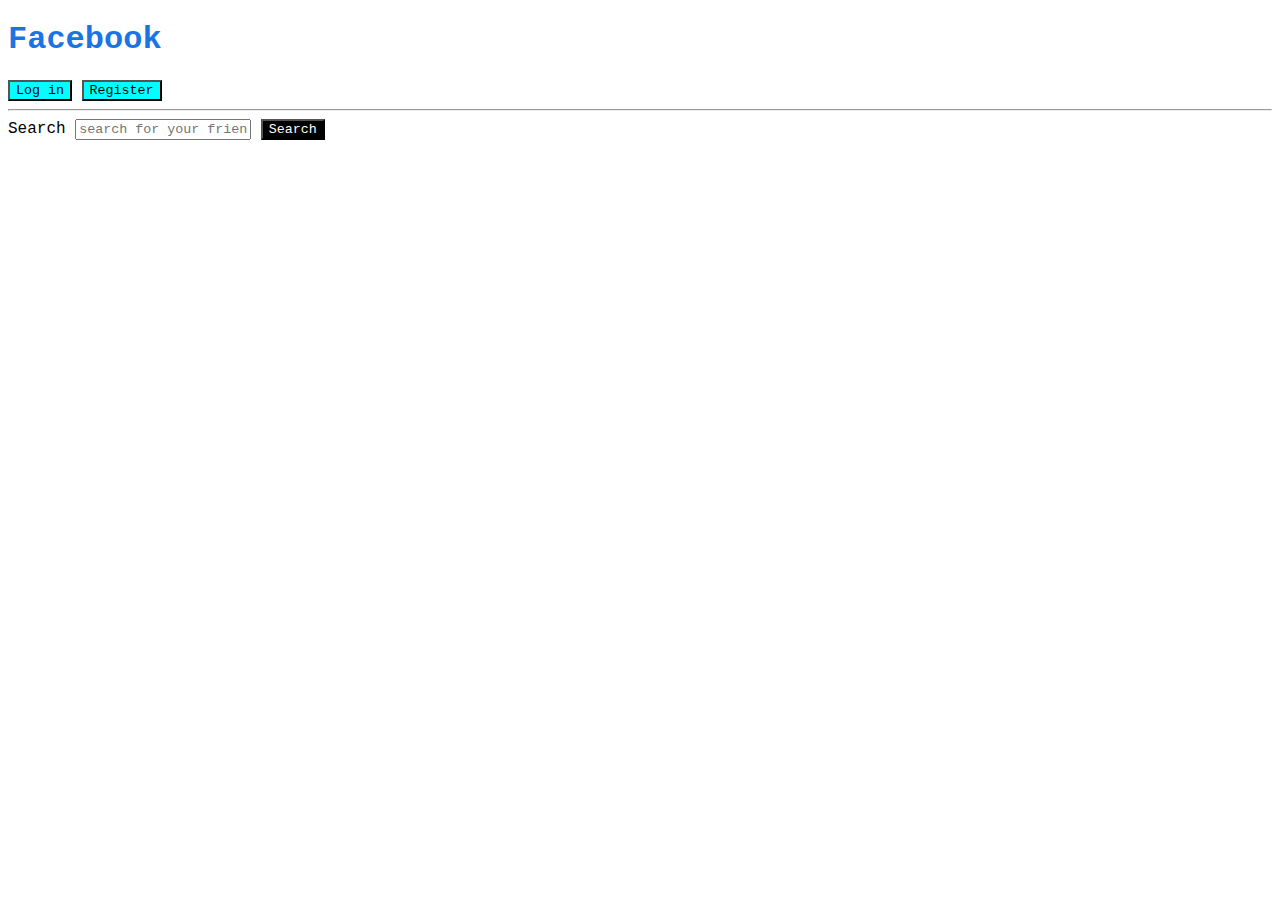
<file: CSS/BasicLoginPage/index.html>
<!DOCTYPE html>
<html lang="en">
<head>
    <meta charset="UTF-8">
    <meta name="viewport" content="width=device-width, initial-scale=1.0">
    <title>BasicLoginPage</title>
    <link rel="stylesheet" href="style.css">
</head>
<body>
    <h1>Facebook</h1>
    <button class="userbtn">Log in</button>
    <button class="userbtn">Register</button>
    <hr>
    <label for="search">Search</label>
    <input placeholder="search for your friends" id="search">
    <button id="searchbtn">Search</button>
</body>
</html>
</file>
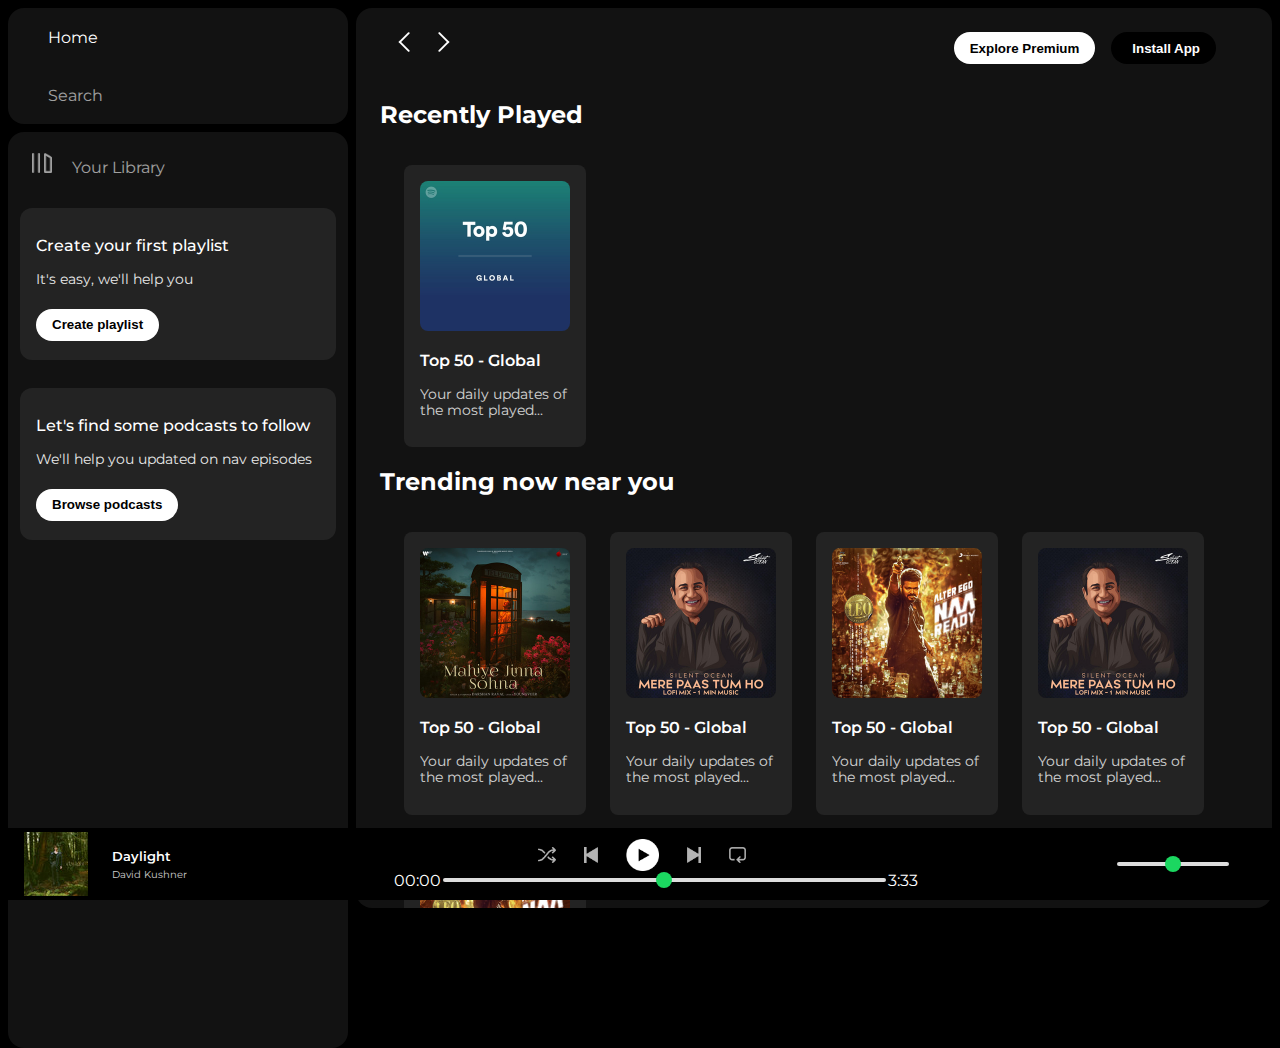
<file: CSS/Project/index.html>
<!DOCTYPE html>
<html lang="en">
<head>
    <meta charset="UTF-8">
    <meta name="viewport" content="width=device-width, initial-scale=1.0">
    <title>Spotify - Web Player: Music for everyone</title>
    <link rel="stylesheet" href="style.css">
    <link rel="stylesheet" 
        href="https://cdnjs.cloudflare.com/ajax/libs/font-awesome/6.7.1/css/all.min.css" integrity="sha512-5Hs3dF2AEPkpNAR7UiOHba+lRSJNeM2ECkwxUIxC1Q/FLycGTbNapWXB4tP889k5T5Ju8fs4b1P5z/iB4nMfSQ==" crossorigin="anonymous" referrerpolicy="no-referrer" 
    />
    <link rel="icon" href="./assets/logo.png">
    <link rel="preconnect" href="https://fonts.googleapis.com">
    <link rel="preconnect" href="https://fonts.gstatic.com" crossorigin>
    <link href="https://fonts.googleapis.com/css2?family=Montserrat:wght@300;400;500;600;700&display=swap" rel="stylesheet">
</head>
<body>
    <div class="main">
        <div class="sidebar">
            <div class="nav">
                <div class="nav-option" style="opacity: 1;">
                    <i class="fa-solid fa-house"></i>
                    <a href="#">Home</a>
                </div>
                <div class="nav-option">
                    <i class="fa-solid fa-magnifying-glass"></i>
                    <a href="#">Search</a>
                </div>
            </div>
            <div class="library">
                <div class="options">
                    <div class="lib-option nav-option">
                        <img src="./assets/library_icon.png">
                        <a href="#">Your Library</a>
                    </div>
                    <div class="icons">
                        <i class="fa-solid fa-plus"></i>
                        <i class="fa-solid fa-arrow-right"></i>
                    </div>
                </div>
                <div class="lib-box">
                    <div class="box">
                        <p class="box-p1">Create your first playlist</p>
                        <p class="box-p2">It's easy, we'll help you</p>
                        <button class="badge">Create playlist</button>
                    </div>
                    <div class="box">
                        <p class="box-p1">Let's find some podcasts to follow</p>
                        <p class="box-p2">We'll help you updated on nav episodes</p>
                        <button class="badge">Browse podcasts</button>
                    </div>
                </div>
            </div>
        </div>
        <div class="main-content">
            <div class="sticky-nav">
                <div class="sticky-nav-icons">
                    <img src="./assets/backward_icon.png">
                    <img src="./assets/forward_icon.png" class="hide">
                </div>
                <div class="sticky-nav-options">
                    <button class="badge nav-item hide">Explore Premium</button>
                    <button class="badge nav-item dark-badge"><i class="fa-regular fa-circle-down" style="margin-right: 5px;"></i>Install App</button>
                    <i class="fa-regular fa-user nav-item"></i>
                </div>
            </div>
            <h2>Recently Played</h2>
            <div class="cards-container">
                <div class="card">
                    <img src="./assets/card1img.jpeg" class="card-img">
                    <p class="card-title">Top 50 - Global</p>
                    <p class="card-info">Your daily updates of the most played...</p>
                </div>
            </div>
            <h2>Trending now near you</h2>
            <div class="cards-container">
                <div class="card">
                    <img src="./assets/card2img.jpeg" class="card-img">
                    <p class="card-title">Top 50 - Global</p>
                    <p class="card-info">Your daily updates of the most played...</p>
                </div>
                <div class="card">
                    <img src="./assets/card3img.jpeg" class="card-img">
                    <p class="card-title">Top 50 - Global</p>
                    <p class="card-info">Your daily updates of the most played...</p>
                </div>
                <div class="card">
                    <img src="./assets/card4img.jpeg" class="card-img">
                    <p class="card-title">Top 50 - Global</p>
                    <p class="card-info">Your daily updates of the most played...</p>
                </div>
                <div class="card">
                    <img src="./assets/card3img.jpeg" class="card-img">
                    <p class="card-title">Top 50 - Global</p>
                    <p class="card-info">Your daily updates of the most played...</p>
                </div>
                <div class="card">
                    <img src="./assets/card4img.jpeg" class="card-img">
                    <p class="card-title">Top 50 - Global</p>
                    <p class="card-info">Your daily updates of the most played...</p>
                </div>
            </div>
            <h2>Featured Charts</h2>
            <div class="cards-container">
                <div class="card">
                    <img src="./assets/card5img.jpeg" class="card-img">
                    <p class="card-title">Top 50 - Global</p>
                    <p class="card-info">Your daily updates of the most played...</p>
                </div>
                <div class="card">
                    <img src="./assets/card6img.jpeg" class="card-img">
                    <p class="card-title">Top Songs - India</p>
                    <p class="card-info">Your daily updates of the most played...</p>
                </div>
                <div class="card">
                    <img src="./assets/card1img.jpeg" class="card-img">
                    <p class="card-title">Top 50 - Global</p>
                    <p class="card-info">Your daily updates of the most played...</p>
                </div>
            </div>
            <div class="footer">
                <div class="line"></div>
            </div>
        </div>
        <div class="music-player">
            <div class="album">
                <img src="./assets/album_picture.jpeg">
                <div class="album-text">
                    <p class="album-title">Daylight</p>
                    <p class="album-info">David Kushner</p>
                </div>
                <div class="album-icons">
                    <i class="fa-regular fa-heart"></i>
                    <i class="fa-solid fa-window-maximize" style="margin-left: 0.5rem;"></i>
                </div>   
            </div>
            <div class="player">
                <div class="player-controls">
                    <img src="./assets/player_icon1.png" class="player-control-icon">
                    <img src="./assets/player_icon2.png" class="player-control-icon">
                    <img src="./assets/player_icon3.png" class="player-control-icon" style="opacity: 1;height: 2rem;">
                    <img src="./assets/player_icon4.png" class="player-control-icon">
                    <img src="./assets/player_icon5.png" class="player-control-icon">
                </div>
                <div class="playback-bar">
                    <span class="curr-time">00:00</span>
                    <input type="range" min="0" max="100" class="progress-bar" step="1">
                    <span class="tol-time">3:33</span>
                </div>
            </div>
            <div class="controls">
                <i class="fa-regular fa-circle-play" ></i>
                <i class="fa-solid fa-microphone"></i>
                <i class="fa-solid fa-bars" ></i>
                <i class="fa-solid fa-computer" ></i>
                <i class="fa-solid fa-volume-high" ></i>
                <input class="control-range volume-bar" type="range" style="margin-left: 0.5rem;" >
            </div>
        </div>
    </div>
</body>
</html>
</file>
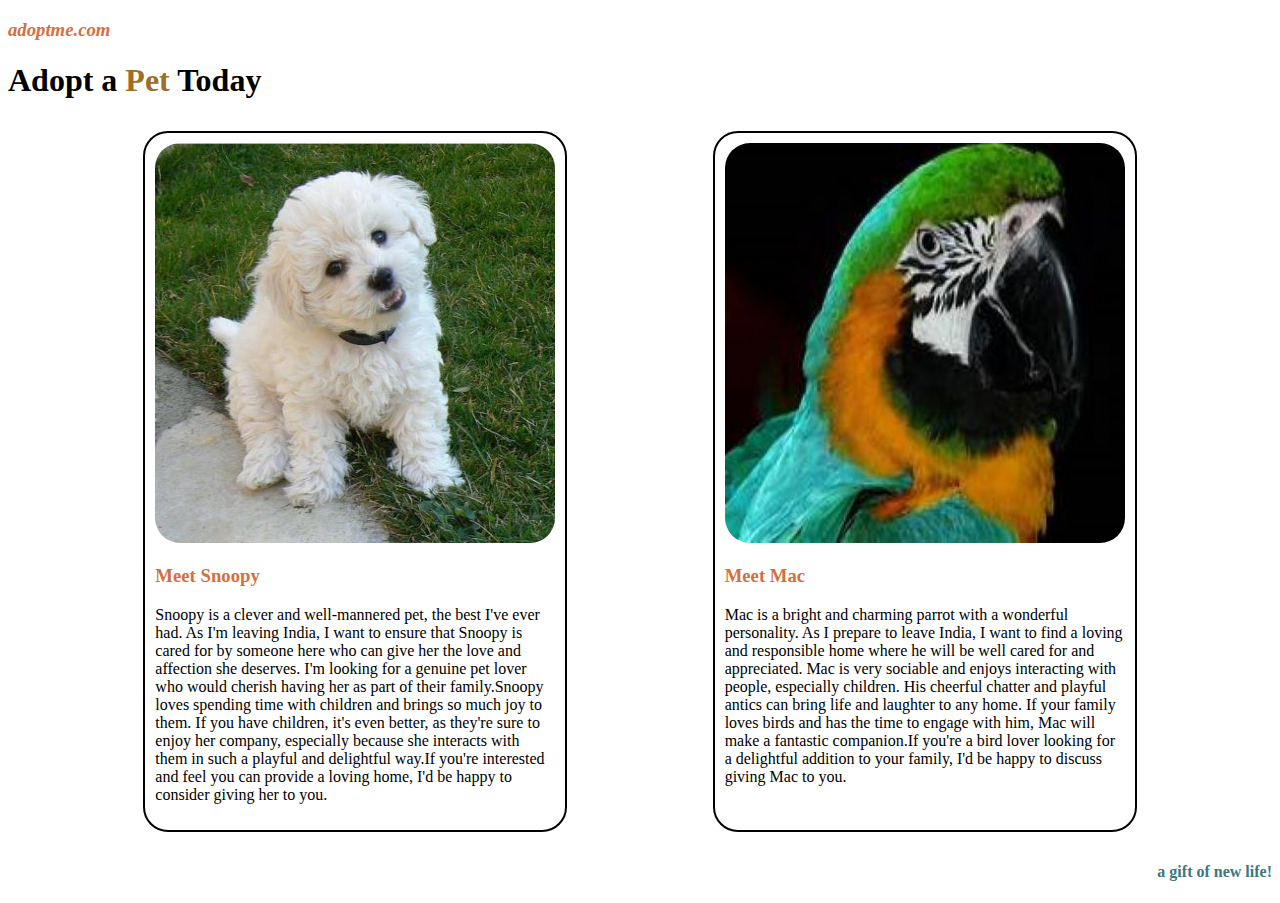
<file: CSS/ResponsivePetAdoptionPage/index.html>
<!DOCTYPE html>
<html lang="en">
<head>
    <meta charset="UTF-8">
    <meta name="viewport" content="width=device-width, initial-scale=1.0">
    <title>ResponsivePetAdoptionpage</title>
    <link rel="stylesheet" href="style.css">
</head>
<body>
    <h3><i>adoptme.com</i></h3>
    <h1>Adopt a <span>Pet</span> Today</h1>
    <div id="pets">
        <div class="card">
            <div class="image">
                <img src="snoopy.jpg" alt="snoopy">
            </div>
            <h3>Meet Snoopy</h3>
            <p>Snoopy is a clever and well-mannered pet, the best I've ever had. As I'm leaving India, I want to ensure that Snoopy is cared for by someone here who can give her the love and affection she deserves. I'm looking for a genuine pet lover who would cherish having her as part of their family.Snoopy loves spending time with children and brings so much joy to them. If you have children, it's even better, as they're sure to enjoy her company, especially because she interacts with them in such a playful and delightful way.If you're interested and feel you can provide a loving home, I'd be happy to consider giving her to you.</p>
        </div>
        <div class="card">
            <div class="image">
                <img src="mac.jpg" alt="parrot">
            </div>
            <h3>Meet Mac</h3>
            <p>Mac is a bright and charming parrot with a wonderful personality. As I prepare to leave India, I want to find a loving and responsible home where he will be well cared for and appreciated.
            Mac is very sociable and enjoys interacting with people, especially children. His cheerful chatter and playful antics can bring life and laughter to any home. If your family loves birds and has the time to engage with him, Mac will make a fantastic companion.If you're a bird lover looking for a delightful addition to your family, I'd be happy to discuss giving Mac to you.</p>
        </div>
    </div>
    <h4>a gift of new life!</h4>
</body>
</html>
</file>
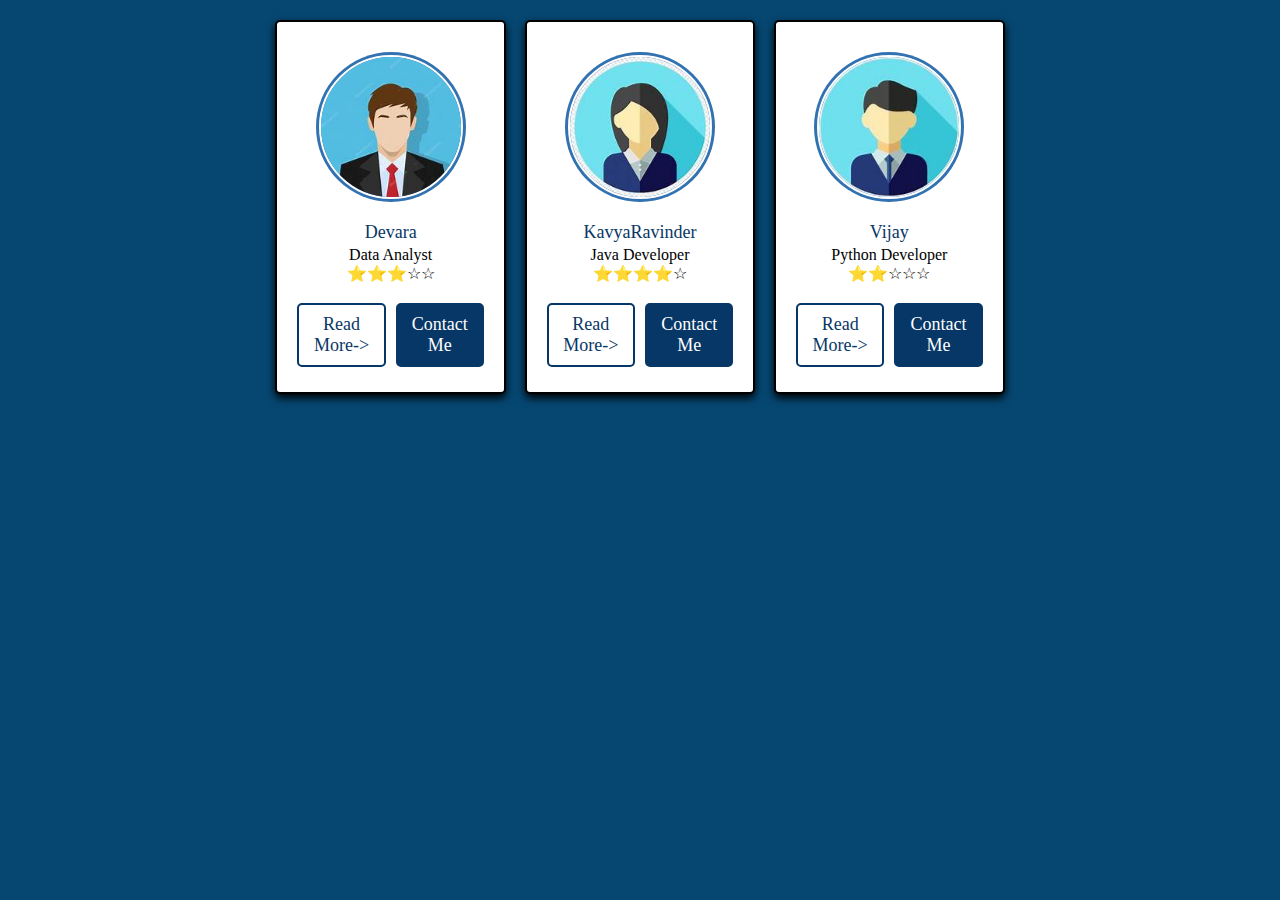
<file: CSS/ResponsiveProfileCards/index.html>
<!DOCTYPE html>
<html lang="en">
<head>
    <meta charset="UTF-8">
    <meta name="viewport" content="width=device-width, initial-scale=1.0">
    <title>Responsive Profile Cards</title>
    <link rel="stylesheet" href="style.css">
</head>
<body>
   <div class="container">
    <!-- profile card 1 -->
    <div class="card">
        <div class="image">
            <img src="Devara img.jpeg" alt="image">
        </div>
        <div class="name">Devara</div>
        <div class="profession">Data Analyst</div>
        <div class="rating">
           <span>⭐⭐⭐☆☆</span>
        </div>
        <div class="btns">
            <button>Read More-></button>
            <button>Contact Me</button>
        </div>
    </div>
     <!-- profile card 2 -->
    <div class="card">
        <div class="image">
            <img src="KavyaRavinder img.jpeg" alt="image">
        </div>
        <div class="name">KavyaRavinder</div>
        <div class="profession">Java Developer</div>
        <div class="rating">
            <span>⭐⭐⭐⭐☆</span>
        </div>
        <div class="btns">
            <button>Read More-></button>
            <button>Contact Me</button>
        </div>
    </div>
     <!-- profile card 3 -->
    <div class="card">
        <div class="image">
            <img src="Vijay img.jpeg" alt="image">
        </div>
        <div class="name">Vijay</div>
        <div class="profession">Python Developer</div>
        <div class="rating">
            <span>⭐⭐☆☆☆</span>
        </div>
        <div class="btns">
            <button>Read More-></button>
            <button>Contact Me</button>
        </div>
    </div>
   </div>
</body>
</html>
</file>
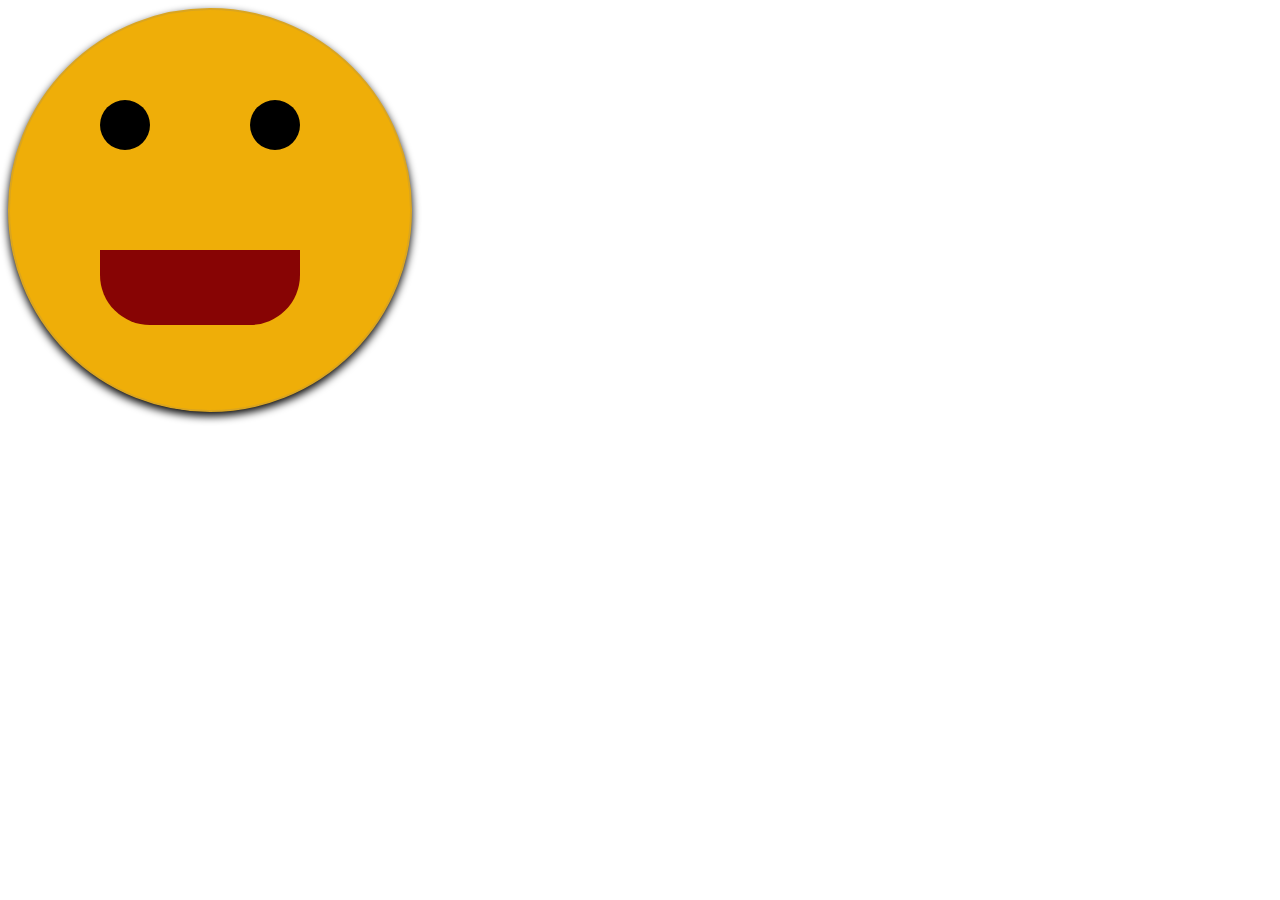
<file: CSS/SimpleSmileyFaceHoverEffect/index.html>
<!DOCTYPE html>
<html lang="en">
<head>
    <meta charset="UTF-8">
    <meta name="viewport" content="width=device-width, initial-scale=1.0">
    <title>SimpleSmileyFace</title>
    <link rel="stylesheet" href="style.css">
</head>
<body>
    <div class="face">
        <div class="eyes">
            <div class="lefteye"></div>
            <div class="righteye"></div>
        </div>
        <div class="mouth"></div>
    </div>
</body>
</html>
</file>
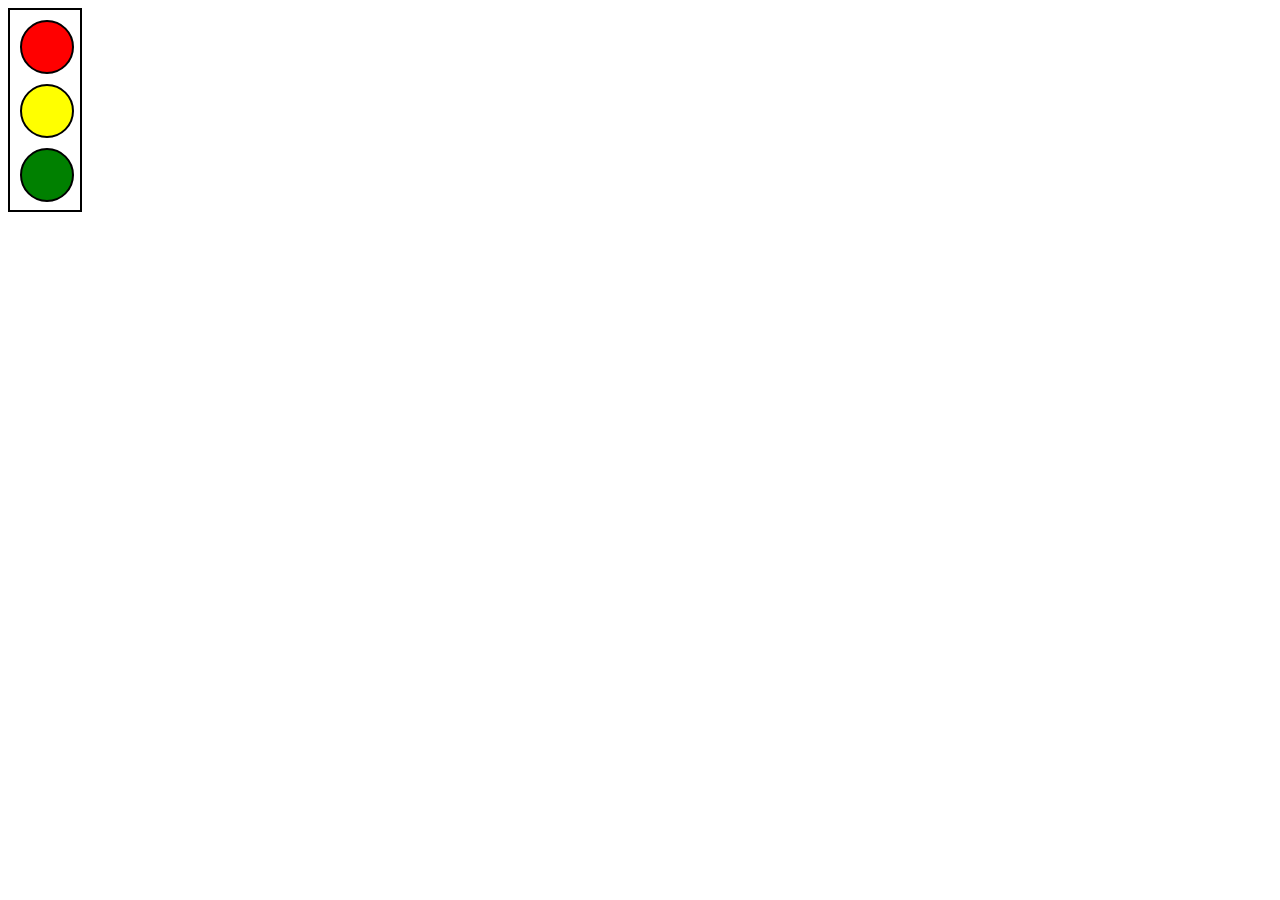
<file: CSS/TrafficLights/index.html>
<!DOCTYPE html>
<html lang="en">
<head>
    <meta charset="UTF-8">
    <meta name="viewport" content="width=device-width, initial-scale=1.0">
    <title>Traffic Lights</title>
    <link rel="stylesheet" href="style.css">
</head>
<body>
    <div class="outer">
        <div class="inner" id="red"></div>
        <div class="inner" id="yellow"></div>
        <div class="inner" id="green"></div>
    </div>
</body>
</html>
</file>
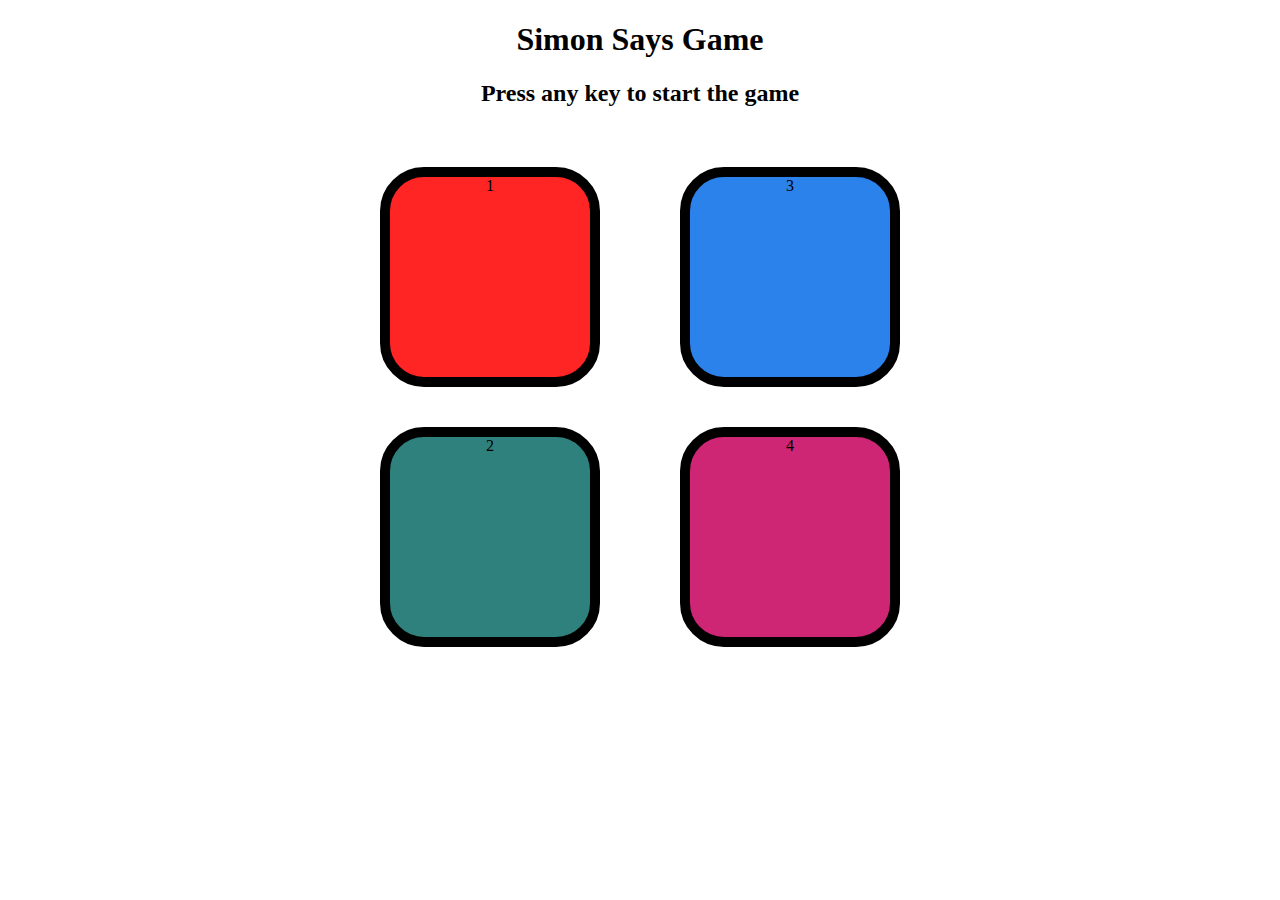
<file: JavaScript/SimonGame/index.html>
<!DOCTYPE html>
<html lang="en">
<head>
    <meta charset="UTF-8">
    <meta name="viewport" content="width=device-width, initial-scale=1.0">
    <title>Simon Says Game</title>
    <link rel="stylesheet" href="style.css">
</head>
<body>
    <h1>Simon Says Game</h1>
    <h2>Press any key to start the game</h2>

    <div class="btn-container">
        <div class="line-one">
            <div class="btn orange" type="button" id="orange">1</div>
            <div class="btn green" type="button" id="green">2</div>
        </div>
        <div class="line-two">
            <div class="btn blue" type="button" id="blue">3</div>
            <div class="btn purple" type="button" id="purple">4</div>
        </div>
    </div>

    <script src="app.js"></script>
</body>
</html>
</file>
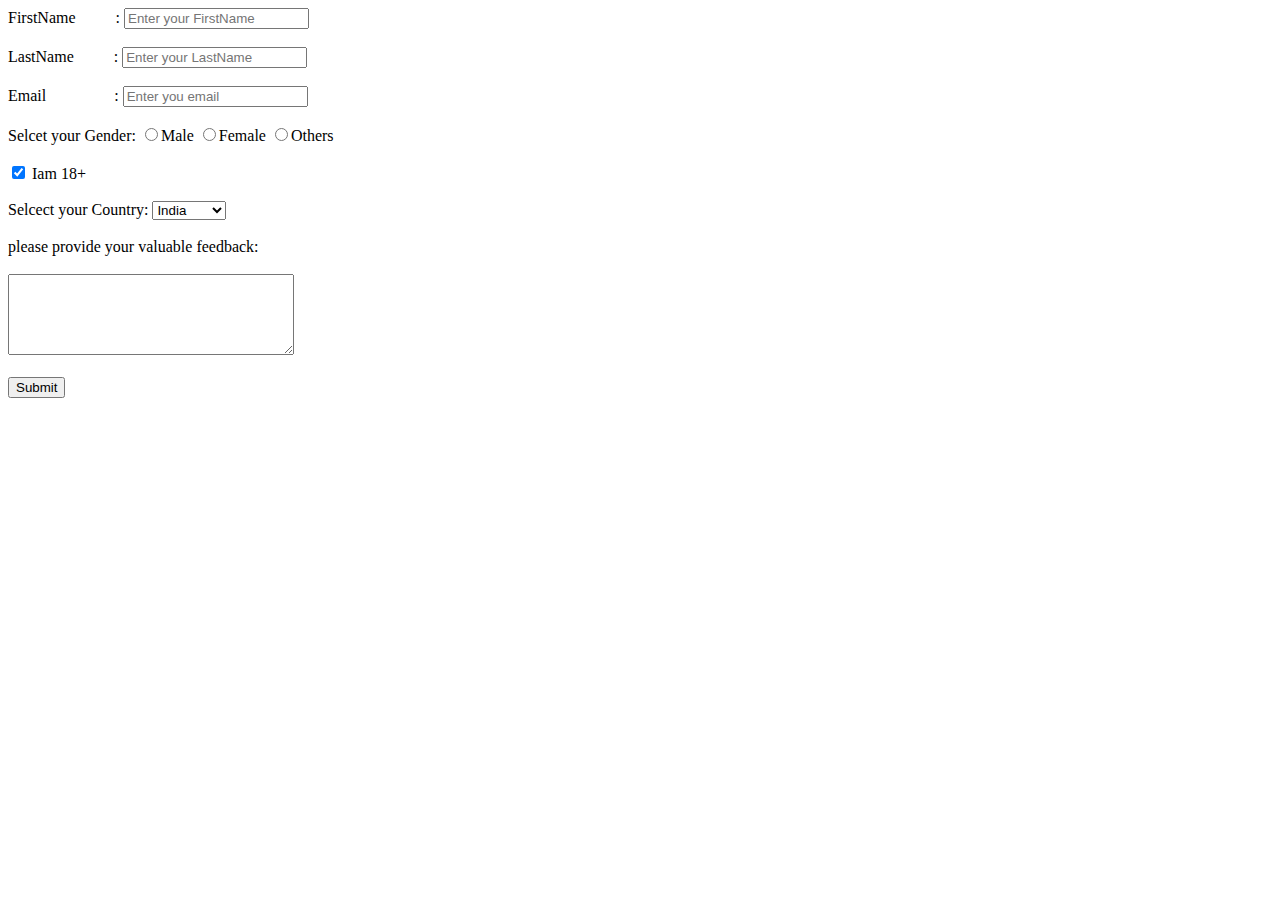
<file: HTML/Forms/FeedbackForm.html>
<!DOCTYPE html>
<html lang="en">
<head>
    <meta charset="UTF-8">
    <meta name="viewport" content="width=device-width, initial-scale=1.0">
    <title>Registration Form</title>
</head>
<body>
    <form action="/action">
        <label for="FirstName">FirstName &nbsp; &nbsp; &nbsp; &nbsp;&nbsp; :
            <input type="text" id="FirstName" placeholder="Enter your FirstName">
        </label>
        <br>
        <br>
        <label for="LastName">LastName &nbsp; &nbsp; &nbsp; &nbsp;&nbsp; :
            <input type="text" id="LastName" placeholder="Enter your LastName">
        </label>
        <br>
        <br>
        <label for="Email">Email &nbsp; &nbsp; &nbsp; &nbsp; &nbsp; &nbsp; &nbsp; &nbsp; :</label>
        <input type="text" id="Email" placeholder="Enter you email">
        <br>
        <br>
        <label for="gender">Selcet your Gender:</label>
        <input type="radio" name="Gender" id="gender">Male
        <input type="radio" name="Gender" id="gender">Female
        <input type="radio" name="Gender" id="gender">Others
        <br>
        <br>
        <input type="checkbox" name="age" id="age" checked/>
        <label for="age">Iam 18+</label>
        <br>
        <br>
        <label for="cntry">Selcect your Country:</label>
        <select name="Country" id="cntry">
        <option value="I">India</option>
        <option value="F">France</option>
        <option value="A">Australia</option>
        </select>
        <br>
        <br>
        <label for="feedback">please provide your valuable feedback:</label>
        <br>
        <br>
        <textarea id="feedback" cols="33" rows="5"></textarea>
        <br>
        <br>
        <button>Submit</button>
    </form>
</body>
</html>
</file>
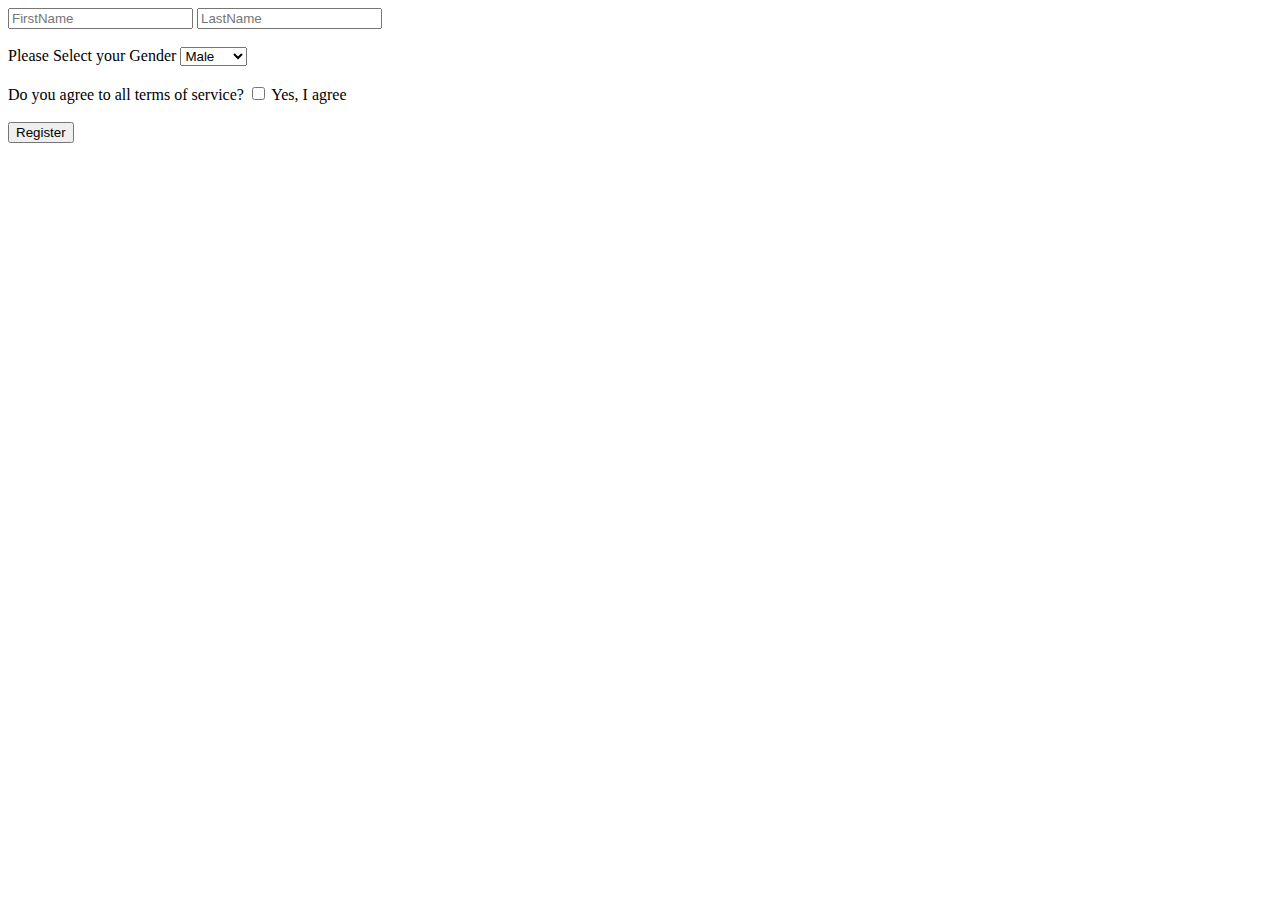
<file: HTML/Forms/RegistrationForm.html>
<!DOCTYPE html>
<html lang="en">
<head>
    <meta charset="UTF-8">
    <meta name="viewport" content="width=device-width, initial-scale=1.0">
    <title>Registration Form</title>
</head>
<body>
    <form action="/action">
        <div>
            <input type="text" placeholder="FirstName" name="fname"/>
            <input type="text" placeholder="LastName" name="lname"/>
        </div>
        <br>
        <div>
            <label for="gender">Please Select your Gender</label>
            <select name="gender" id="gender">
                <option value="m">Male</option>
                <option value="f">Female</option>
                <option value="o">Others</option>
            </select>
        </div>
        <br>
        <div>
            Do you agree to all terms of service?
            <input type="checkbox" id="tos_agree" name="tos_agree"/>
            <label for="tos_agree">Yes, I agree</label>
        </div>
        <br>
        <button>Register</button>
    </form>
</body>
</html>
</file>
<file: CSS/BasicLoginPage/style.css>
* {
    font-family: 'Courier New', Courier, monospace;
}

h1 {
    color: #1b74e4;
}

#searchbtn {
    background-color: black;
    color: white;
}

.userbtn {
    background-color: aqua;
}
</file>
<file: CSS/Project/style.css>
body {
    font-family: "Montserrat", sans-serif;
    margin: 0;
    background-color: #000;
    color: #fff;
    overflow: hidden;
}

.main {
    display: flex;
    height: 100vh;
    padding: 0.5rem;
}

.sidebar {
    background-color: #000;
    width: 340px;
    border-radius: 1rem; /*16px */
    margin-right: 0.5rem;
}

.main-content {
    background-color:#121212;
    flex: 1;
    border-radius: 1rem; 
    overflow: auto;
    padding: 0 1.5rem 0 1.5rem;
}

.music-player {
    background-color: black;
    position: fixed;
    bottom: 0;
    width: 100%;
    height: 72px;
}

a {
    text-decoration: none;
    color: #fff;
}

.nav {
    background-color: #121212;
    border-radius: 1rem;
    display: flex;
    flex-direction: column;
    justify-content: center;
    height: 100px;
    padding: 0.5rem 0.75rem;
}

.nav-option {
    line-height: 2.5rem;
    opacity:0.6;
    padding: 0.5rem 0.75rem;
}
.nav-option:hover {
    opacity:1;
}

.nav-option i {
    font-size: 1.25rem;
}

.nav-option a {
    font-size: 1rem;
    margin-left: 1rem;
}

.library {
    background-color:#121212;
    border-radius: 1rem;
    height: 100%;
    margin-top: 0.5rem;
    padding: 0.5rem 0.75rem;
}

.options {
    display: flex;
    justify-content: space-between;
    align-items: center;
}

.lib-option img {
    height: 1.25rem;
    width: 1.25rem;
}

.icons {
    font-size: 1.25rem;
    display: flex;
}

.icons i {
    opacity: 0.7;
    margin-right: 1rem;
}

.icons i:hover {
    opacity: 1;
}

.box {
    background-color: #232323;
    height: 8rem;
    border-radius: 0.75rem;
    margin: 0.75rem 0 1.75rem 0;
    padding: 0.75rem 1rem;
}

.box-p1 {
    font-size: 1rem;
    font-weight: 500;
}

.box-p2 {
    font-size: 0.85rem;
    opacity: 0.9;
}

.badge {
    background-color: #fff;
    border: none;
    border-radius: 100px;
    padding: 0.25rem 1rem;
    font-weight: 700;
    margin-top: 0.5rem;
    height: 2rem;
    width: fit-content;
}

.dark-badge {
    background-color: #000;
    color: #fff;
}
.sticky-nav {
    position: sticky;
    top: 0;
    background-color: #121212;
    display: flex;
    justify-content: space-between;
    align-items: center;
    padding: 1rem 0 1rem 0;
    z-index: 10;
}

.sticky-nav-icons img{
    margin-left: 0.75rem;
}

.sticky-nav-options {
    display: flex;
    justify-content: center;
    align-items: center;
}

.nav-item {
    margin-right: 1rem;
}

@media (max-width: 1000px) {
    .hide {
        display: none;
    }
}

.card {
    background-color: #232323;
    width: 150px;
    border-radius: 0.5rem;
    padding: 1rem;
    margin-left: 1.5rem;
    margin-top: 1rem;
}

.cards-container {
    display: flex;
    flex-wrap: wrap;
}

.card-img {
    width: 100%;
    border-radius: 0.5rem;
}

.card-title {
    font-weight: 600;
}

.card-info {
    font-size: 0.85rem;
    opacity: 0.8;
}

.footer {
    height: 300px;
    display: flex;
    align-items: center;
    justify-content: center;
}

.line {
    width: 90%;
    height: 50%;
    border-top: 1px solid white;
    opacity: 0.4;
}

.music-player {
    display: flex;
    justify-content: space-around;
    align-items: center;
}

.album {
    width: 25%;
    display: flex;
    align-items: center;
    margin-left: 1rem;
}

.album-icons {
    margin-left: 1.5rem;
}

.album-icons i {
    font-size: 1rem;
    opacity: 0.7;
}

.album-icons i:hover {
    opacity: 1;
}

.album-picture {
    width: fit-content;
    height: fit-content;
}

.album-text {
    line-height: 0.5;
    align-items: center;
    margin-left: 1.5rem;
}

.album-title {
    font-size: 0.80rem;
    font-weight: 600;
}

.album-info {
    font-size: 0.60rem;
    opacity: 0.8;
}

.player {
    width:50%;
}

.player-controls {
    display: flex;
    justify-content:center;
    align-items: center;
}

.player-control-icon {
    height: 1rem;
    margin-right: 1.75rem;
    opacity: 0.7;
}

.player-control-icon:hover {
    opacity: 1;
}

.playback-bar {
    display: flex;
    justify-content: center;
    align-items: center;
}

.progress-bar {
    width: 70%;
    appearance: none;
    background-color: transparent;
    cursor: pointer;
}

.progress-bar::-webkit-slider-runnable-track {
    background-color: #ddd;
    border-radius: 100px;
    height: 0.2rem;
}

.progress-bar::-webkit-slider-thumb {
    appearance: none;
    height: 1rem;
    width: 1rem;
    background-color: #1bd760;
    border-radius: 50%;
    margin-top: -6px;
}

.controls {
    width: 25%;
    display: flex;
    align-items: center;
    justify-content: center;
}

.controls i {
    font-size: 1rem;
    margin-left: 1rem;
    opacity: 0.7;
}

.controls i:hover {
    opacity: 1;
}

.volume-bar {
    width: 7rem;
    appearance: none;
    background-color: transparent;
    cursor: pointer;
}

.volume-bar::-webkit-slider-runnable-track {
    background-color: #ddd;
    border-radius: 100px;
    height: 0.2rem;
}

.volume-bar::-webkit-slider-thumb {
    appearance: none;
    height: 1rem;
    width: 1rem;
    background-color: #1bd760;
    border-radius: 50%;
    margin-top: -6px;
}
</file>
<file: CSS/ResponsivePetAdoptionPage/style.css>
.card {
    width: 400px;
    border: 2px solid black;
    border-radius: 25px;
    padding: 10px;
    margin: 10px;
}

.image img {
    width: 100%;
    height: 400px;
    border-radius: 25px;
}

h3{
    color: #d56f3e;
}

span {
    color: #9d6f24;
}

h4 {
    text-align: right;
    color: #3c787e;
}

#pets {
    display: flex;
    justify-content: space-evenly;
}

@media(max-width:375px){
    #pets{
        flex-wrap: wrap;
    }
}
</file>
<file: CSS/ResponsiveProfileCards/style.css>
*{
    margin: 0px;
    padding: 0px;
    box-sizing: border-box;
    font-family: 'Times New Roman', Times, serif;
}

body {
    display: grid;
    height: 100%;
    place-items: center;
    background-color:  rgb(6, 71, 114);
}

.card {
    width: calc(33% - 10px);
    background: #fff;
    display: flex;
    flex-direction: column;
    align-items: center;
    justify-content: center;
    padding: 20px 20px;
    border-radius: 5px;
    box-shadow: 0px 4px 8px black;
    transition: 1s;
    border: 2px solid black;
}

.card:hover {
    box-shadow: 0px 8px 16px rgb(24, 24, 237);
}

.card .image {
    margin: 10px 0;
    height: 150px;
    width: 150px;
    background:  rgb(50, 114, 177);
    padding: 3px;
    border-radius: 50%;
}

.card .image img {
    height: 100%;
    width: 100%;
    border-radius: 50%;
    object-fit: cover;
    border: 2px solid #fff;
}

.card .name {
    margin: 10px 0 3px 0;
    color: rgb(7, 55, 102);
    font-size: 18px;
    font-weight: 400;
}

.btns {
    margin-top: 20px;
    margin-bottom: 5px;
    display: flex;
    width: 100%;
    justify-content: space-between;
}

.btns button {
    background:  rgb(7, 55, 102);
    width: 100%;
    padding: 9px 0px;
    outline: none;
    border: 2px solid  rgb(7, 55, 102);
    border-radius: 5px;
    cursor: pointer;
    font-size: 18px;
    font-weight: 400;
    color:  rgb(7, 55, 102);
    transition: all 0.3s linear;
}

.btns button:first-child{
    background: none;
    margin-right: 5px;
}

.btns button:last-child{
    color: #fff;
    margin-left: 5px;
}

.btns button:first-child:hover{
    background: rgb(7, 55, 102);
    color: #fff;
}

.container {
    max-width: 1100px;
    display: flex;
    justify-content:space-between;
    align-items: center;
    flex-wrap: wrap;
    padding: 20px;
}

@media (max-width:1045px){
    .container .card{
        width: calc(50% - 10px);
        margin-bottom: 20px;
    }
}

@media (max-width:710px){
    .container .card{
        width: 100%;
    }
}
</file>
<file: CSS/SimpleSmileyFaceHoverEffect/style.css>
.face {
    width: 400px;
    height: 400px;
    background-color:rgb(239, 174, 8);
    border-radius: 50%;
    border: 2px solid goldenrod;
    box-shadow: 0px 4px 8px;
    transition: 1s;
}

.mouth {
    width: 200px;
    height: 75px;
    background-color: rgb(135, 4, 4);
    border-radius: 0px 0px 50px 50px;
    position: absolute;
    top: 250px;
    left: 100px;
}

.lefteye, .righteye {
    width: 50px;
    height: 50px;
    border-radius: 50%;
    background-color: black;
    display: inline-block;
    position: absolute;
    left: 100px;
    top: 100px;
}

.lefteye{
    left: 100px;
}

.righteye{
   left: 250px;
}

.face:hover {
    box-shadow: 0px 8px 26px;
    .mouth {
        border-radius: 0px 0px 65px 65px;
    }
}
</file>
<file: CSS/TrafficLights/style.css>
.outer {
    height: 200px;
    width: 70px;
    border: 2px solid black;
}

.inner{
    height: 50px;
    width: 50px;
    border: 2px solid black;
    margin: 10px;
    border-radius: 50px;
}

#red {
    background-color: red;
}

#yellow {
    background-color: yellow;
}

#green {
    background-color: green;
}
</file>
<file: JavaScript/SimonGame/style.css>
body {
    text-align: center;
}

.btn {
    height: 200px;
    width: 200px;
    border-radius: 20%;
    border: 10px solid black;
    margin: 2.5rem;
}

.btn-container {
    display: flex;
    justify-content: center;
}

.green {
    background-color: rgba(28, 118, 113, 0.918);
}

.orange {
    background-color: rgba(255, 4, 4, 0.865);
}


.blue {
    background-color: rgba(13, 111, 232, 0.872);
}

.purple {
    background-color: rgb(206, 37, 116);
}

.flash {
    background-color: white;
}
</file>
